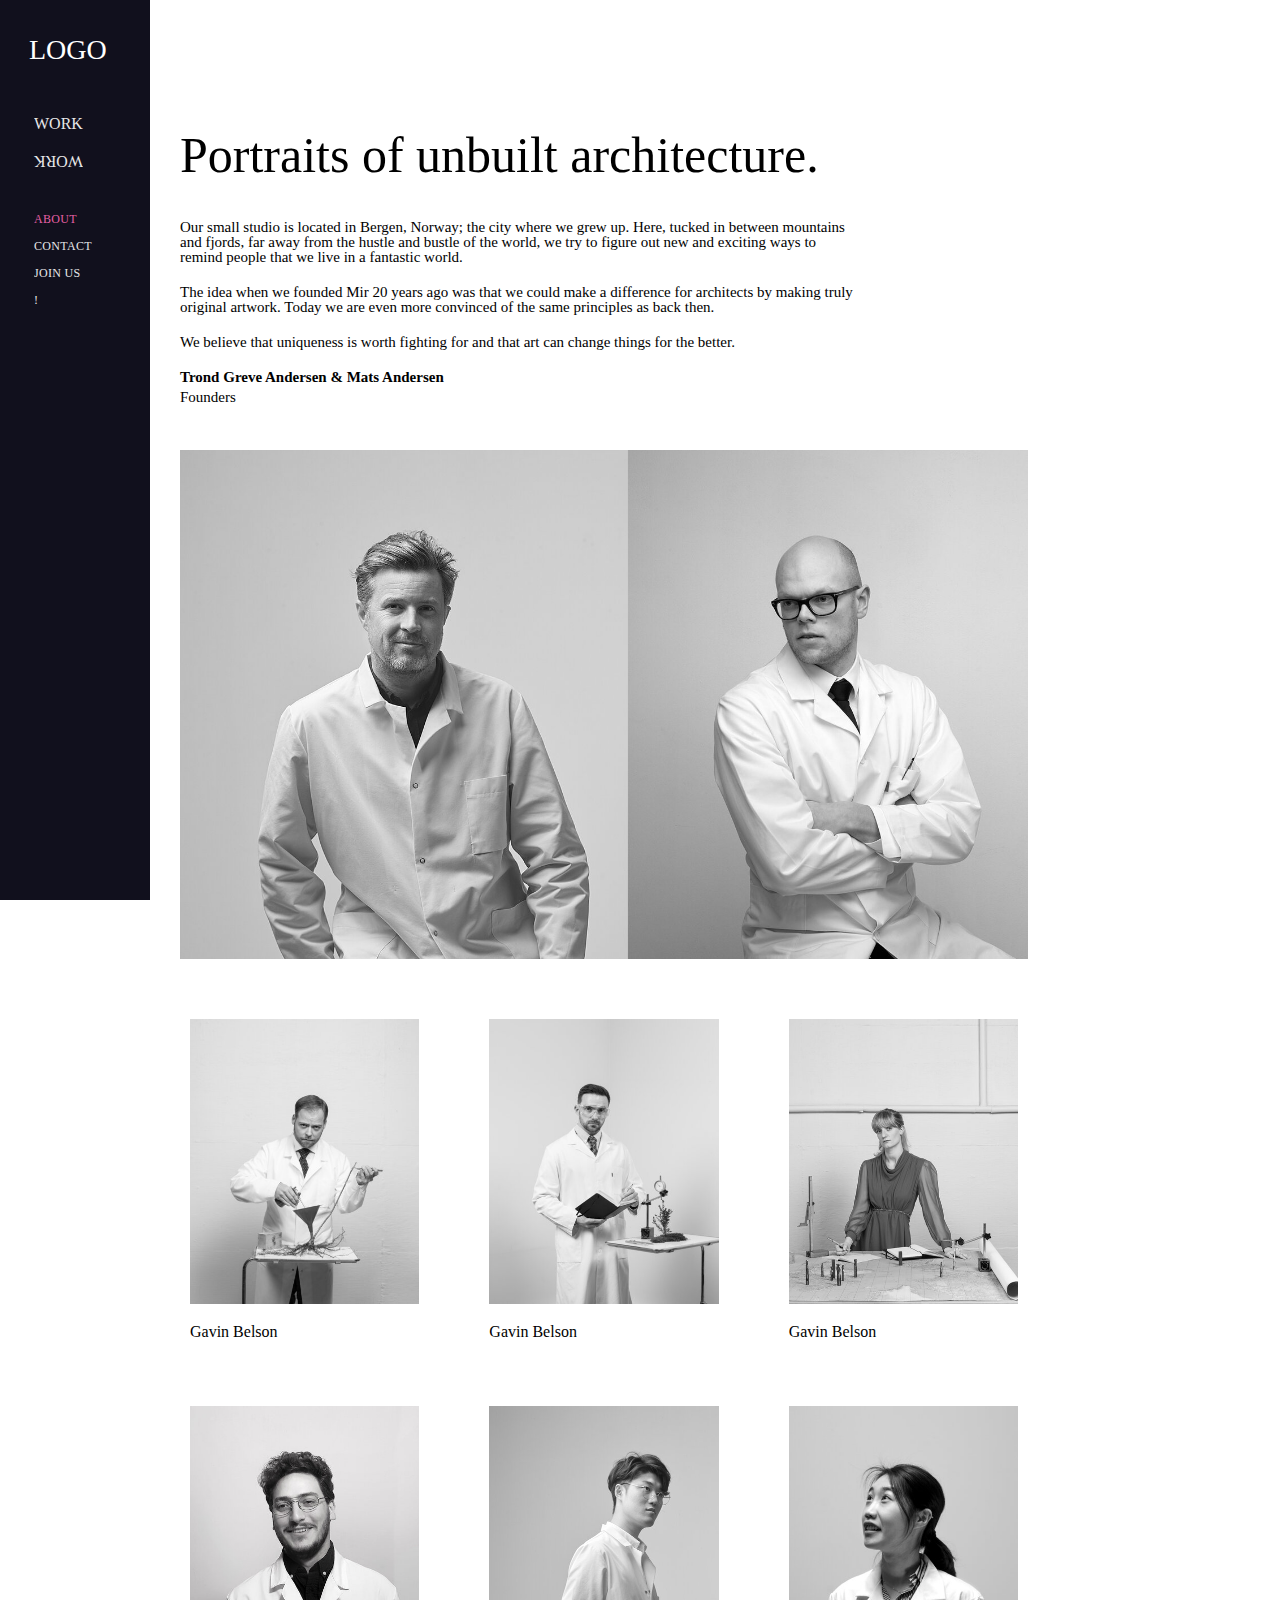
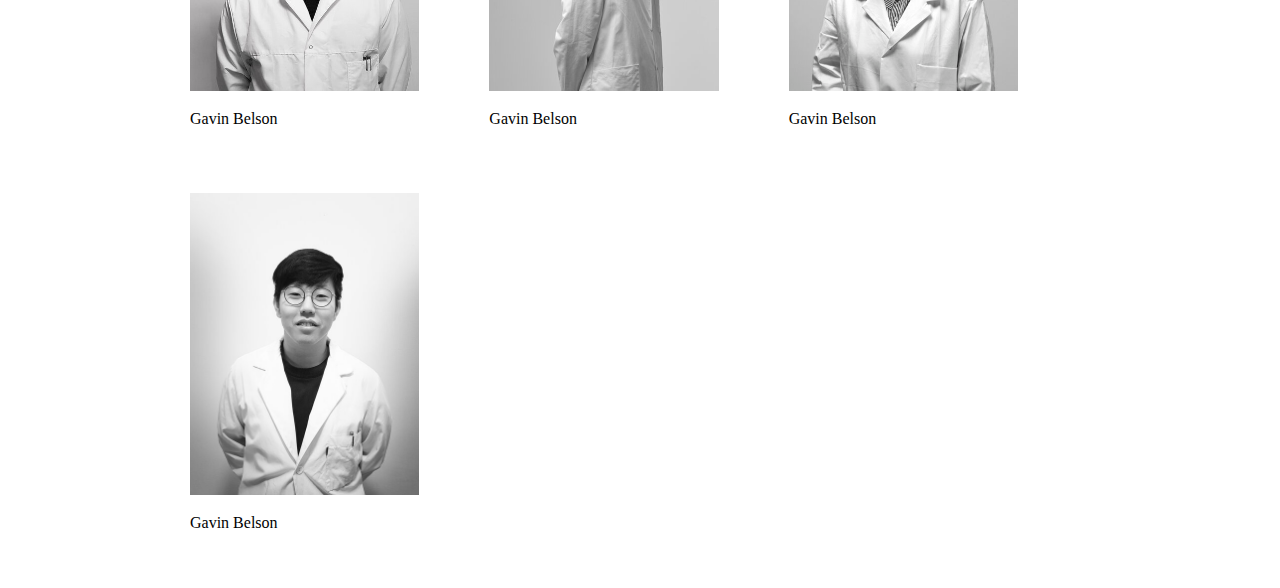
<file: html/about.html>
<!DOCTYPE html>

<html lang="en">
<head>

    <meta charset="UTF-8">
        <title>About &mdash; Sayu.Go</title>
    <link rel="shortcut icon" href="../icon/icon.ico">

    <meta name="viewport" content="width=device-width, initial-scale=1.0">

    <!-- RESET CSS -->
    <link rel="stylesheet" type="text/css" href="../css/reset.css">
    <!-- CSS CUSTOM-->
    <link rel="stylesheet" type="text/css" href="../css/style.css">
    <link rel="stylesheet" type="text/css" href="../css/about.css">
    <link rel="stylesheet" type="text/css" href="../css/joint.css">

</head>

<body>

<div class="mobile_navbar_div">
    <ul class="mobile_navbar">
        <li>
            <a class="mobile_navbar_element" href="../index.html">
            <h2 class="nav_element">Work</h2>
            </a>
        </li>
        <li>
            <a class="mobile_navbar_element" href="./ideas.html">
            <h2 class="nav_element nav_element_reverse_mobile">Work</h2>
            </a>
        </li>
        <li>
            <a class="mobile_navbar_element" href="./about.html">
            <h2 class="nav_element about_mobile">About</h2>
            </a>
        </li>
        <li>
            <a class="mobile_navbar_element" href="./contact.html">
            <h2 class="nav_element">Contact</h2>
            </a>
        </li>
        <li>
            <a class="mobile_navbar_element" href="./join_us.html">
            <h2 class="nav_element">Join Us</h2>
            </a>
        </li>
        <li>
            <a class="mobile_navbar_element" href="./studio.html">
            <h2 class="nav_element">!</h2>
            </a>
        </li>

    </ul>
</div>
<div class="mobile_bar">
    <div class="mobile_bar_content">
        <div class="mobile_logo">
        <a href="../index.html"><p class="mobile_logo_text">LOGO</p></a>
    </div>

        <div class="menu"><h3>Menu</h3></div>
    </div>

</div>
<div class="sidebar">
    <div class="logo_content">
        <div class="logo padding-left">
            <a class="logo_name" href="../index.html">
                LOGO
            </a>
        </div>

    </div>
    <div class="top_nav" data-content-field="navigation">
        <nav class="top_nav">
            <ul class="nav_list padding-left">
        <li>
            <a href="../index.html">
            <h2 class="nav_element">WORK</h2>
            </a>
        </li>
        <li>
            <a href="./ideas.html">
            <h2 class="nav_element nav_element_reverse">WORK</h2>
            </a>
        </li>
            </ul>
        </nav>
    </div>
    <div class="sub_nav">
        <ul class="nav_list padding-left">
            <li>
            <a href="./about.html">
            <h2 class="nav_element sub_nav_element about">ABOUT</h2>
            </a>
        </li>
        <li>
            <a href="./contact.html">
            <h2 class="nav_element sub_nav_element">CONTACT</h2>
            </a>
        </li>
        <li>
            <a href="./join_us.html">
            <h2 class="nav_element sub_nav_element">JOIN US</h2>
            </a>
        </li>
        <li>
            <a href="./studio.html">
            <h2 class="nav_element sub_nav_element">!</h2>
            </a>
        </li>
    </ul>
    </div>

    <!-- TEKİL SAYFALAR -->
    <div class="pic_content">
        <div class="pic_info">
            <ul class="padding-left">
            <li class="pic_name"><b>PIC NAME</b></li>
            <li class="pic_about">PIC ABOUT</li>
        </ul>
        </div>
        <div class="slide_buttons">
            <div class="nav_slide_buttons">
                <ul class="nav_slide_buttons padding-left">
                    <li class="nav_slide_buttons_element">
                        <a href="#">PREV</a>
                    </li>
                    <li class="nav_slide_buttons_element">
                        /
                    </li>
                    <li class="nav_slide_buttons_element"><a href="#">NEXT</a></li>
                </ul>
            </div>
            <div class="nav_slide_button_show">
                <ul class="padding-left padding-bottom">
                <li><a href="#"><h2 class="slide_buttons_show_thumbnails">SHOW</h2></a></li>
                <li><a href="#"><h2 class="slide_buttons_show_thumbnails">THUMBNAILS</h2></a></li>
            </ul>

            </div>

        </div>
    </div>

</div>

<div class="home_content">
    <div class="about_content">
        <div class="founders">
            <div class="about_title">
            Portraits of unbuilt architecture.
        </div>
        <div class="about_article">
            <p>Our small studio is located in Bergen, Norway; the city where we grew up. Here, tucked in between mountains and fjords, far away from the hustle and bustle of the world, we try to figure out new and exciting ways to remind people that we live in a fantastic world.</p>

<p>The idea when we founded Mir 20 years ago was that we could make a difference for architects by making truly original artwork. Today we are even more convinced of the same principles as back then.

</p><p>We believe that uniqueness is worth fighting for and that art can change things for the better.</p>
            <div class="authors">
                <strong>Trond Greve Andersen & Mats Andersen</strong>
                <p class="author_position">Founders</p>
            </div>
        </div>
            <div class="founders_image">
                <img src="../img/founders.jpeg">

            </div>
        </div>
        <div class="employees">
            <div class="employee">
                <div class="employee_image">
                    <img src="../img/employee1.jpeg">
                </div>
                <div class="employee_about">
                    Gavin Belson
                </div>


            </div>
            <div class="employee">
                <div class="employee_image">
                    <img src="../img/employee2.jpeg">
                </div>
                <div class="employee_about">
                    Gavin Belson
                </div>


            </div>
            <div class="employee">
                <div class="employee_image">
                    <img src="../img/employee3.jpeg">
                </div>
                <div class="employee_about">
                    Gavin Belson
                </div>


            </div>
            <div class="employee">
                <div class="employee_image">
                    <img src="../img/employee4.jpeg">
                </div>
                <div class="employee_about">
                    Gavin Belson
                </div>


            </div>
            <div class="employee">
                <div class="employee_image">
                    <img src="../img/employee5.jpeg">
                </div>
                <div class="employee_about">
                    Gavin Belson
                </div>


            </div>
            <div class="employee">
                <div class="employee_image">
                    <img src="../img/employee6.jpeg">
                </div>
                <div class="employee_about">
                    Gavin Belson
                </div>


            </div>
            <div class="employee">
                <div class="employee_image">
                    <img src="../img/employee7.jpeg">
                </div>
                <div class="employee_about">
                    Gavin Belson
                </div>


            </div>
        </div>


    </div>
</div>

<script>
        const navSlide = () => {
            const menu = document.querySelector('.menu');
            const mobile_navbar_div = document.querySelector('.mobile_navbar_div');
            const mobile_navbar  = document.querySelector('.mobile_navbar');
            menu.addEventListener('click',()=>{
               mobile_navbar_div.classList.toggle('mobile_navbar_active');
               mobile_navbar.classList.toggle('mobile_navbar_items_active');
    });
}
navSlide();

    </script>
</body>
</html>
</file>
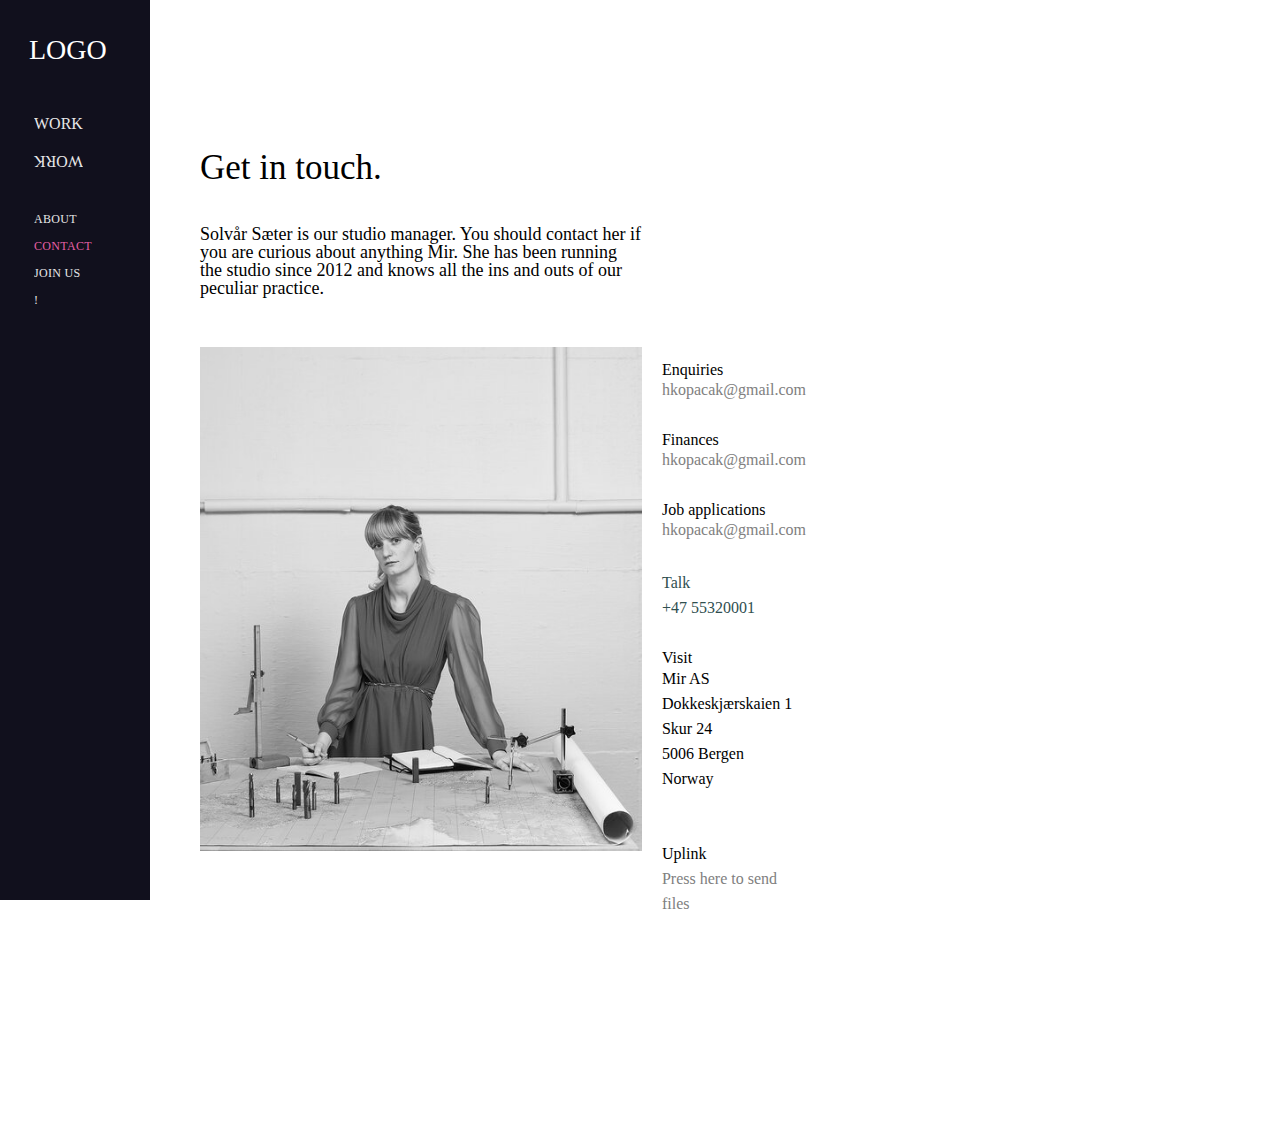
<file: html/contact.html>
<!DOCTYPE html>

<html lang="en">
<head>

    <meta charset="UTF-8">
    <title>Contact &mdash; Sayu.Go</title>
    <link rel="shortcut icon" href="../icon/icon.ico">

    <meta name="viewport" content="width=device-width, initial-scale=1.0">

    <!-- RESET CSS -->
    <link rel="stylesheet" type="text/css" href="../css/reset.css">
    <!-- CSS CUSTOM-->
    <link rel="stylesheet" type="text/css" href="../css/style.css">
    <link rel="stylesheet" type="text/css" href="../css/contact.css">
    <link rel="stylesheet" type="text/css" href="../css/joint.css">
</head>

<body>

<div class="mobile_navbar_div">
    <ul class="mobile_navbar">
        <li>
            <a class="mobile_navbar_element" href="../index.html">
            <h2 class="nav_element">Work</h2>
            </a>
        </li>
        <li>
            <a class="mobile_navbar_element" href="./ideas.html">
            <h2 class="nav_element nav_element_reverse_mobile">Work</h2>
            </a>
        </li>
        <li>
            <a class="mobile_navbar_element" href="./about.html">
            <h2 class="nav_element">About</h2>
            </a>
        </li>
        <li>
            <a class="mobile_navbar_element" href="./contact.html">
            <h2 class="nav_element contact_mobile">Contact</h2>
            </a>
        </li>
        <li>
            <a class="mobile_navbar_element" href="./join_us.html">
            <h2 class="nav_element">Join Us</h2>
            </a>
        </li>
        <li>
            <a class="mobile_navbar_element" href="./studio.html">
            <h2 class="nav_element">!</h2>
            </a>
        </li>

    </ul>
</div>
<div class="mobile_bar">
    <div class="mobile_bar_content">
        <div class="mobile_logo">
        <a href="../index.html"><p class="mobile_logo_text">LOGO</p></a>
    </div>

        <div class="menu"><h3>Menu</h3></div>
    </div>

</div>
<div class="sidebar">
    <div class="logo_content">
        <div class="logo padding-left">
            <a class="logo_name" href="../index.html">
                LOGO
            </a>
        </div>

    </div>
    <div class="top_nav" data-content-field="navigation">
        <nav class="top_nav">
            <ul class="nav_list padding-left">
        <li>
            <a href="../index.html">
            <h2 class="nav_element">WORK</h2>
            </a>
        </li>
        <li>
            <a href="./ideas.html">
            <h2 class="nav_element nav_element_reverse">WORK</h2>
            </a>
        </li>
            </ul>
        </nav>
    </div>
    <div class="sub_nav">
        <ul class="nav_list padding-left">
            <li>
            <a href="./about.html">
            <h2 class="nav_element sub_nav_element">ABOUT</h2>
            </a>
        </li>
        <li>
            <a href="./contact.html">
            <h2 class="nav_element sub_nav_element contact">CONTACT</h2>
            </a>
        </li>
        <li>
            <a href="./join_us.html">
            <h2 class="nav_element sub_nav_element">JOIN US</h2>
            </a>
        </li>
        <li>
            <a href="./studio.html">
            <h2 class="nav_element sub_nav_element">!</h2>
            </a>
        </li>
    </ul>
    </div>

    <!-- TEKİL SAYFALAR -->
    <div class="pic_content">
        <div class="pic_info">
            <ul class="padding-left">
            <li class="pic_name"><b>PIC NAME</b></li>
            <li class="pic_about">PIC ABOUT</li>
        </ul>
        </div>
        <div class="slide_buttons">
            <div class="nav_slide_buttons">
                <ul class="nav_slide_buttons padding-left">
                    <li class="nav_slide_buttons_element">
                        <a href="#">PREV</a>
                    </li>
                    <li class="nav_slide_buttons_element">
                        /
                    </li>
                    <li class="nav_slide_buttons_element"><a href="#">NEXT</a></li>
                </ul>
            </div>
            <div class="nav_slide_button_show">
                <ul class="padding-left padding-bottom">
                <li><a href="#"><h2 class="slide_buttons_show_thumbnails">SHOW</h2></a></li>
                <li><a href="#"><h2 class="slide_buttons_show_thumbnails">THUMBNAILS</h2></a></li>
            </ul>

            </div>

        </div>
    </div>

</div>

<div class="home_content">
    <div class="contact_content">

        <div class="contact_about">
            <div class="contact_tittle">
                Get in touch.
            </div>
            <div class="contact_article">
                <p>Solvår Sæter is our studio manager.
                    You should contact her if you are curious about anything Mir.
                    She has been running the studio since 2012 and knows all the ins and outs of our peculiar practice.</p>
            </div>
            <div class="contact_image">
                <img src="../img/contact.jpeg">
            </div>


        </div>
        <div class="contact_info">
            <div class="contact_link_list">
            <ul>
                <li>
                    <p class="element_name">Enquiries</p>
                    <a href="mailto: hkopacak@gmail.com" class="element_link">hkopacak@gmail.com</a>

                </li>
                <li>
                    <p class="element_name">Finances</p>
                    <a href="mailto: hkopacak@gmail.com" class="element_link">hkopacak@gmail.com</a>

                </li>
                <li>
                    <p class="element_name">Job applications</p>
                    <a href="mailto: hkopacak@gmail.com" class="element_link">hkopacak@gmail.com</a>

                </li>

            </ul>

        </div>
            <div class="tel_address">
                <p class="element_name">Talk</p>
                <p class="tel_number">+47 55320001</p>

            </div>
            <div class="company_address">
                <p class="element_name">Visit</p>
                <p class="company_address_info">
                    Mir AS
                    <br>
                    Dokkeskjærskaien 1
                    <br>
                    Skur 24
                    <br>
                    5006 Bergen
                    <br>
                    Norway
                    <br>
                </p>


            </div>
            <div class="send_files">
                <p class="element_name">Uplink</p>
                <a href="#">Press here to send files</a>
            </div>



        </div>


    </div>


</div>

<script>
        const navSlide = () => {
            const menu = document.querySelector('.menu');
            const mobile_navbar_div = document.querySelector('.mobile_navbar_div');
            const mobile_navbar  = document.querySelector('.mobile_navbar');
            menu.addEventListener('click',()=>{
               mobile_navbar_div.classList.toggle('mobile_navbar_active');
               mobile_navbar.classList.toggle('mobile_navbar_items_active');
    });
}
navSlide();

    </script>
</body>
</html>
</file>
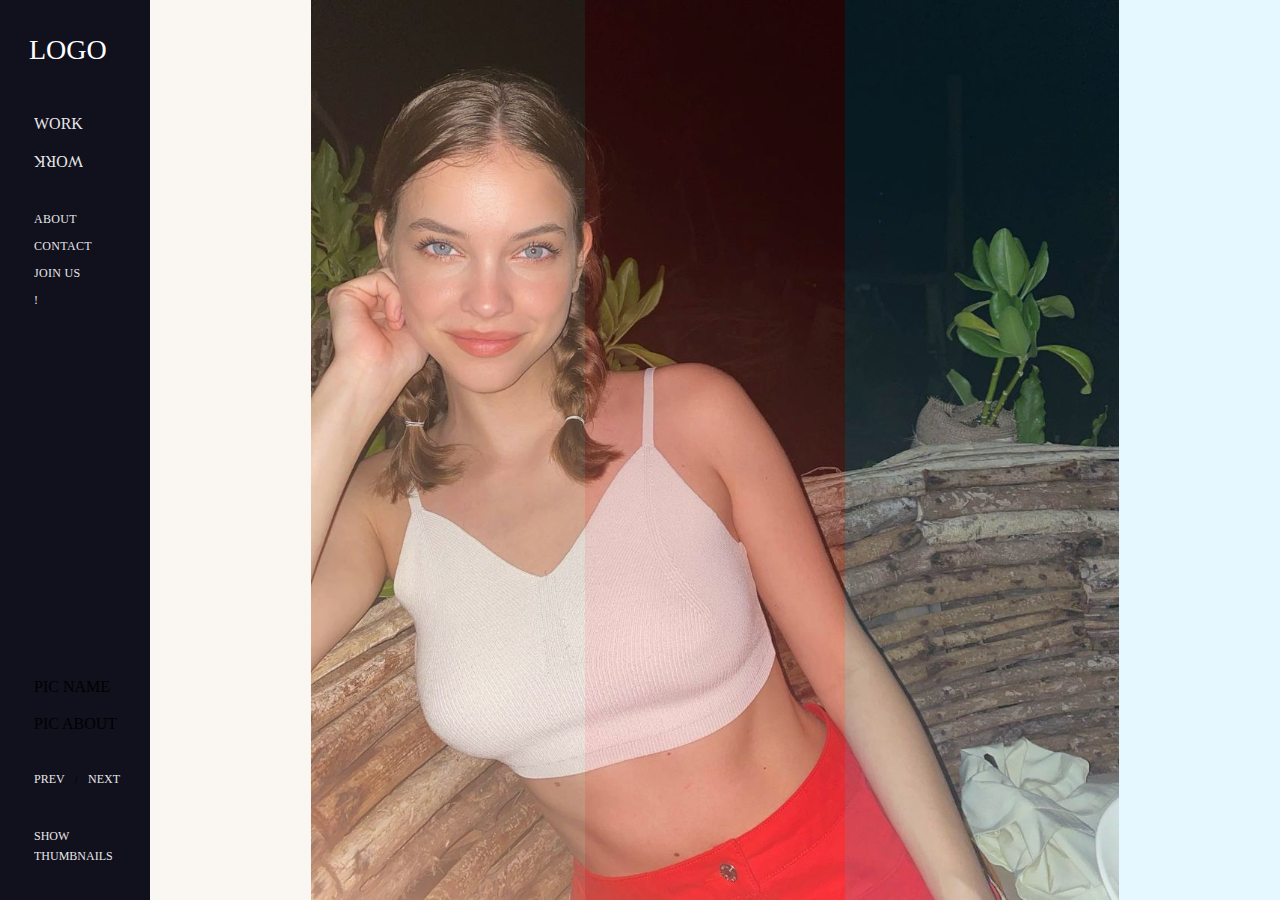
<file: html/content.html>
<!DOCTYPE html>

<html lang="en">
<head>

    <meta charset="UTF-8">
    <title>content</title>

    <meta name="viewport" content="width=device-width, initial-scale=1.0">

    <!-- RESET CSS -->
    <link rel="stylesheet" type="text/css" href="../css/reset.css">
    <!-- CSS CUSTOM-->
    <link rel="stylesheet" type="text/css" href="../css/style.css">
    <link rel="stylesheet" type="text/css" href="../css/content.css">

</head>

<body>

<div class="mobile_navbar_div">
    <ul class="mobile_navbar">
        <li>
            <a class="mobile_navbar_element" href="../index.html">
            <h2 class="nav_element work">Work</h2>
            </a>
        </li>
        <li>
            <a class="mobile_navbar_element" href="./ideas.html">
            <h2 class="nav_element nav_element_reverse_mobile">Work</h2>
            </a>
        </li>
        <li>
            <a class="mobile_navbar_element" href="./about.html">
            <h2 class="nav_element work">About</h2>
            </a>
        </li>
        <li>
            <a class="mobile_navbar_element" href="./contact.html">
            <h2 class="nav_element work">Contact</h2>
            </a>
        </li>
        <li>
            <a class="mobile_navbar_element" href="./join_us.html">
            <h2 class="nav_element work">Join Us</h2>
            </a>
        </li>
        <li>
            <a class="mobile_navbar_element" href="./studio.html">
            <h2 class="nav_element work">!</h2>
            </a>
        </li>

    </ul>
</div>
<div class="mobile_bar">
    <div class="mobile_bar_content">
        <div class="mobile_logo">
        <a href="../index.html"><p class="mobile_logo_text">LOGO</p></a>
    </div>

        <div class="menu"><h3>Menu</h3></div>
    </div>

</div>
<div class="sidebar">
    <div class="logo_content">
        <div class="logo padding-left">
            <a class="logo_name" href="../index.html">
                LOGO
            </a>
        </div>

    </div>
    <div class="top_nav" data-content-field="navigation">
        <nav class="top_nav">
            <ul class="nav_list padding-left">
        <li>
            <a href="#">
            <h2 class="nav_element work">WORK</h2>
            </a>
        </li>
        <li>
            <a href="./ideas.html">
            <h2 class="nav_element nav_element_reverse">WORK</h2>
            </a>
        </li>
            </ul>
        </nav>
    </div>
    <div class="sub_nav">
        <ul class="nav_list padding-left">
            <li>
            <a href="#">
            <h2 class="nav_element sub_nav_element">ABOUT</h2>
            </a>
        </li>
        <li>
            <a href="#">
            <h2 class="nav_element sub_nav_element">CONTACT</h2>
            </a>
        </li>
        <li>
            <a href="#">
            <h2 class="nav_element sub_nav_element">JOIN US</h2>
            </a>
        </li>
        <li>
            <a href="#">
            <h2 class="nav_element sub_nav_element">!</h2>
            </a>
        </li>
    </ul>
    </div>

    <!-- TEKİL SAYFALAR -->
    <div class="pic_content">
        <div class="pic_info">
            <ul class="padding-left">
            <li class="pic_name"><b>PIC NAME</b></li>
            <li class="pic_about">PIC ABOUT</li>
        </ul>
        </div>
        <div class="slide_buttons">
            <div class="nav_slide_buttons">
                <ul class="nav_slide_buttons padding-left">
                    <li class="nav_slide_buttons_element">
                        <a href="#">PREV</a>
                    </li>
                    <li class="nav_slide_buttons_element">
                        /
                    </li>
                    <li class="nav_slide_buttons_element"><a href="#">NEXT</a></li>
                </ul>
            </div>
            <div class="nav_slide_button_show">
                <ul class="padding-left padding-bottom">
                <li><a href="#"><h2 class="slide_buttons_show_thumbnails">SHOW</h2></a></li>
                <li><a href="#"><h2 class="slide_buttons_show_thumbnails">THUMBNAILS</h2></a></li>
            </ul>

            </div>

        </div>
    </div>

</div>

<div class="home_content">
    <div class="slide_items">
        <div class="slide_left"></div>
        <div class="slide_center"></div>
        <div class="slide_right"></div>
    </div>
    <img src="../img/barbara.jpg" alt="image">
</div>

    <script>
        const navSlide = () => {
            const menu = document.querySelector('.menu');
            const mobile_navbar_div = document.querySelector('.mobile_navbar_div');
            const mobile_navbar  = document.querySelector('.mobile_navbar');
            menu.addEventListener('click',()=>{
               mobile_navbar_div.classList.toggle('mobile_navbar_active');
               mobile_navbar.classList.toggle('mobile_navbar_items_active');
    });
}
navSlide();

    </script>


</body>
</file>
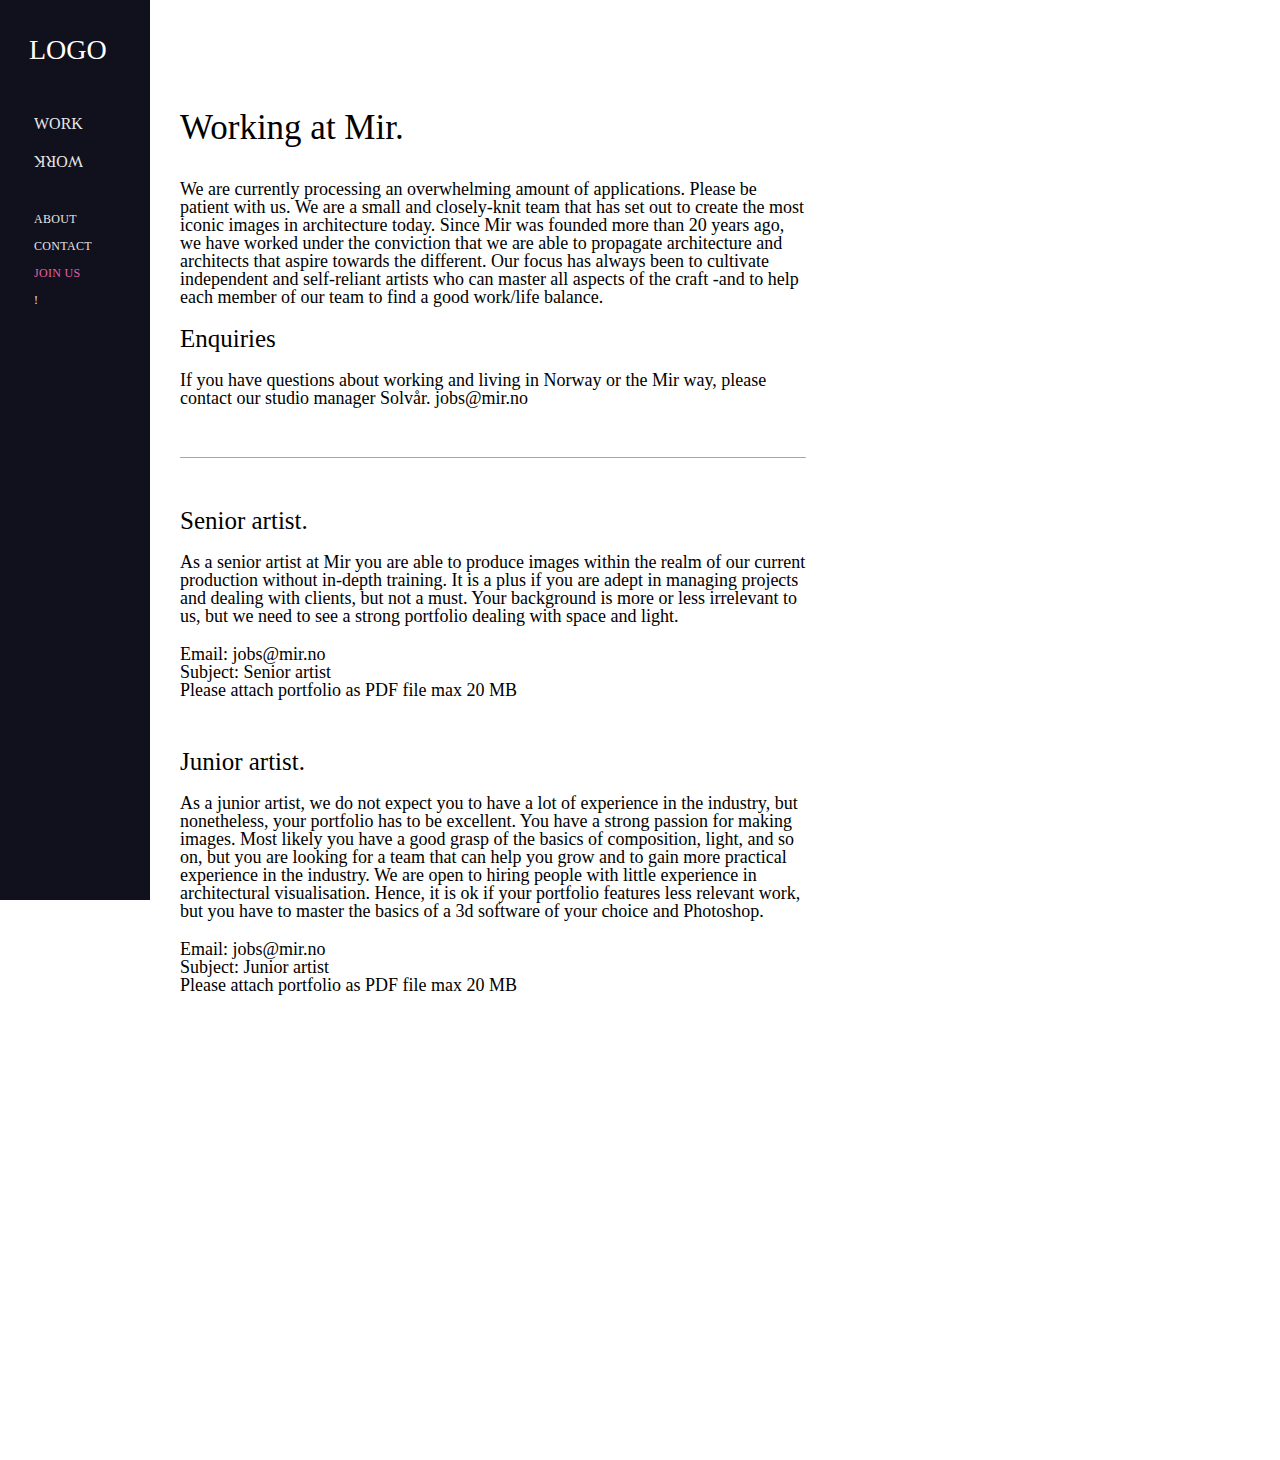
<file: html/join_us.html>
<!DOCTYPE html>

<html lang="en">
<head>

    <meta charset="UTF-8">
    <title>Join us &mdash; Sayu.Go</title>
    <link rel="shortcut icon" href="../icon/icon.ico">

    <meta name="viewport" content="width=device-width, initial-scale=1.0">

    <!-- RESET CSS -->
    <link rel="stylesheet" type="text/css" href="../css/reset.css">
    <!-- CSS CUSTOM-->
    <link rel="stylesheet" type="text/css" href="../css/style.css">
    <link rel="stylesheet" type="text/css" href="../css/join_us.css">
    <link rel="stylesheet" type="text/css" href="../css/line.css">
    <link rel="stylesheet" type="text/css" href="../css/joint.css">

</head>

<body>

<div class="mobile_navbar_div">
    <ul class="mobile_navbar">
        <li>
            <a class="mobile_navbar_element" href="../index.html">
            <h2 class="nav_element">Work</h2>
            </a>
        </li>
        <li>
            <a class="mobile_navbar_element" href="./ideas.html">
            <h2 class="nav_element nav_element_reverse_mobile">Work</h2>
            </a>
        </li>
        <li>
            <a class="mobile_navbar_element" href="./about.html">
            <h2 class="nav_element">About</h2>
            </a>
        </li>
        <li>
            <a class="mobile_navbar_element" href="./contact.html">
            <h2 class="nav_element">Contact</h2>
            </a>
        </li>
        <li>
            <a class="mobile_navbar_element" href="./join_us.html">
            <h2 class="nav_element join_us_mobile">Join Us</h2>
            </a>
        </li>
        <li>
            <a class="mobile_navbar_element" href="./studio.html">
            <h2 class="nav_element">!</h2>
            </a>
        </li>

    </ul>
</div>
<div class="mobile_bar">
    <div class="mobile_bar_content">
        <div class="mobile_logo">
        <a href="../index.html"><p class="mobile_logo_text">LOGO</p></a>
    </div>

        <div class="menu"><h3>Menu</h3></div>
    </div>

</div>
<div class="sidebar">
    <div class="logo_content">
        <div class="logo padding-left">
            <a class="logo_name" href="../index.html">
                LOGO
            </a>
        </div>

    </div>
    <div class="top_nav" data-content-field="navigation">
        <nav class="top_nav">
            <ul class="nav_list padding-left">
        <li>
            <a href="../index.html">
            <h2 class="nav_element">WORK</h2>
            </a>
        </li>
        <li>
            <a href="./ideas.html">
            <h2 class="nav_element nav_element_reverse">WORK</h2>
            </a>
        </li>
            </ul>
        </nav>
    </div>
    <div class="sub_nav">
        <ul class="nav_list padding-left">
            <li>
            <a href="./about.html">
            <h2 class="nav_element sub_nav_element">ABOUT</h2>
            </a>
        </li>
        <li>
            <a href="./contact.html">
            <h2 class="nav_element sub_nav_element">CONTACT</h2>
            </a>
        </li>
        <li>
            <a href="./join_us.html">
            <h2 class="nav_element sub_nav_element join_us">JOIN US</h2>
            </a>
        </li>
        <li>
            <a href="./studio.html">
            <h2 class="nav_element sub_nav_element">!</h2>
            </a>
        </li>
    </ul>
    </div>

    <!-- TEKİL SAYFALAR -->
    <div class="pic_content">
        <div class="pic_info">
            <ul class="padding-left">
            <li class="pic_name"><b>PIC NAME</b></li>
            <li class="pic_about">PIC ABOUT</li>
        </ul>
        </div>
        <div class="slide_buttons">
            <div class="nav_slide_buttons">
                <ul class="nav_slide_buttons padding-left">
                    <li class="nav_slide_buttons_element">
                        <a href="#">PREV</a>
                    </li>
                    <li class="nav_slide_buttons_element">
                        /
                    </li>
                    <li class="nav_slide_buttons_element"><a href="#">NEXT</a></li>
                </ul>
            </div>
            <div class="nav_slide_button_show">
                <ul class="padding-left padding-bottom">
                <li><a href="#"><h2 class="slide_buttons_show_thumbnails">SHOW</h2></a></li>
                <li><a href="#"><h2 class="slide_buttons_show_thumbnails">THUMBNAILS</h2></a></li>
            </ul>

            </div>

        </div>
    </div>

</div>

<div class="home_content">
<div class="join_us_content">
    <div class="article_block">
        <div class="title-1">
            Working at Mir.
        </div>
        <div class="article">
            We are currently processing an overwhelming amount of applications. Please be patient with us.

We are a small and closely-knit team that has set out to create the most iconic images in architecture today. Since Mir was founded more than 20 years ago, we have worked under the conviction that we are able to propagate architecture and architects that aspire towards the different.

Our focus has always been to cultivate independent and self-reliant artists who can master all aspects of the craft -and to help each member of our team to find a good work/life balance.
        </div>

        <div class="title-2">
            Enquiries
        </div>
        <div class="article">If you have questions about working and living in Norway or the Mir way, please contact our studio manager Solvår.
jobs@mir.no
        </div>

    </div>
    <div class="line"></div>

    <div class="article_block">
        <div class="title-2">
            Senior artist.
        </div>
        <div class="article">
            As a senior artist at Mir you are able to produce images within the realm of our current production without in-depth training. It is a plus if you are adept in managing projects and dealing with clients, but not a must. Your background is more or less irrelevant to us, but we need to see a strong portfolio dealing with space and light.
            <div class="commication_info">
                Email: jobs@mir.no
                <br>
                Subject: Senior artist
                <br>
                Please attach portfolio as PDF file max 20 MB

            </div>

        </div>




    </div>


    <div class="article_block">
        <div class="title-2">
            Junior artist.
        </div>

        <div class="article">
            As a junior artist, we do not expect you to have a lot of experience in the industry, but nonetheless, your portfolio has to be excellent. You have a strong passion for making images. Most likely you have a good grasp of the basics of composition, light, and so on, but you are looking for a team that can help you grow and to gain more practical experience in the industry. We are open to hiring people with little experience in architectural visualisation. Hence, it is ok if your portfolio features less relevant work, but you have to master the basics of a 3d software of your choice and Photoshop.
            <div class="commication_info">
                Email: jobs@mir.no
                <br>
                Subject: Junior artist
                <br>
                Please attach portfolio as PDF file max 20 MB
            </div>
        </div>

    </div>
</div>


</div>

<script>
        const navSlide = () => {
            const menu = document.querySelector('.menu');
            const mobile_navbar_div = document.querySelector('.mobile_navbar_div');
            const mobile_navbar  = document.querySelector('.mobile_navbar');
            menu.addEventListener('click',()=>{
               mobile_navbar_div.classList.toggle('mobile_navbar_active');
               mobile_navbar.classList.toggle('mobile_navbar_items_active');
    });
}
navSlide();

    </script>
</body>
</html>
</file>
<file: css/style.css>
:root {
            --card_width: 455px;
            --row_increment: 10px;
            --card_border_radius: 10px;
            --card_small: 30;
            --card_medium: 50;
            --card_large: 70;
            --sidebar_width : 150px;
            --padding_left: 15px;
            --padding_bottom: 30px;
            --animated-navbar-bacground-color: #660a0a;

        }

*{
    box-sizing: border-box;
    font-family: "Poppins", sans-serif;
    scroll-behavior: smooth;
}

a{
    text-decoration: none;
}

body{
    position: relative;
    min-height: 100vh;
    width: 100%;
    //overflow: hidden;
    overflow-x:hidden;
}

.sidebar{
    position: fixed;
    top: 0;
    left: 0;
    height: 100%;
    width: var(--sidebar_width);
    background: #11101d;
    padding: 6px 14px;


}
.sidebar .logo_content .logo {
    height: 50px;
    width: 100%;

}
.logo_content .logo{
    font-size: 28px;
    margin-right: 5px;
    //text-align: center;
    margin-bottom: 30px;
    margin-top: 30px;
}
.logo_name{
    color: #fff;
    text-decoration: none;
}
.logo_name:hover{
    color:hotpink;

}
.sidebar ul{
    margin-top: 20px;
}

.sidebar ul li{
    position: relative;
    height: 37px;
    width: 100%;
    margin: 0 5px;
    list-style: none;

    opacity: .9;
}
.sidebar ul li:hover{

    opacity: 1;
     }


.resultsize{
    background-color:pink;
    text-align: center;
    //display:none;
}
.sidebar ul li a{
    color: #fff;

    text-decoration: none;
}
.sidebar ul li a:hover{
    color:hotpink;

}
.nav_list {
    //text-align: center;
    padding-left: 40px;
}


.nav_element_reverse{
    transform: rotate(-180deg);
    text-align: end;
}
.nav_element_reverse_mobile{
    transform: rotate(-180deg);

}

.sub_nav ul li {
    height: 27px;
}

.sub_nav_element{
    font-weight: 100;
    line-height: 1.2rem;
    text-transform: none;
    letter-spacing: .02rem;
    font-size: 12px;

}
.padding-left {
    padding-left: var(--padding_left);

}

.pic_content {
    position: absolute;
    bottom: 0;

}

.nav_slide_buttons{
    display:flex;
}


.nav_slide_buttons_element {
    font-size: 12px;
}

.slide_buttons_show_thumbnails{
    font-size: 12px;
    height:10px;

}
.nav_slide_button_show ul li{
    height: 20px;
}
.padding-bottom{
    padding-bottom: var(--padding_bottom);
}



.home_content{
    position: absolute;
    height: 100%;
    width: calc(100% - var(--sidebar_width));
    left : var(--sidebar_width);
    //margin: 12px;
    padding-top: 10px;
    padding-left: 10px;
    padding-right: 10px;

}
#macy {
    opacity: 0;
    transition: all 0.5s;
}

.show {
    opacity: 1!important;

}
 img{
     width: 100%;
     height: auto;

     display: block;
 }
 .mobile_bar{
     display:none;
 }
 .pic_content{
     display:none;
 }
.pic_info_mobile{
    display:none;
}
 .mobile_navbar_div{
     //background-color:yellow;

     height: 0;
     //width: 0;

 }
 .mobile_navbar{
     display:none;
 }

 @media only screen and (max-width: 800px) {
     .sidebar {
         display: none;
     }
     .mobile_bar {
         height:100px;
         width:100%;
         display: block;
         background-color:#11101d;
         margin-bottom:10px;

         //justify-content: space-around;

     }
     .grid-item{
         padding-left: 20px;
         padding-right: 20px;
     }
     .mobile_bar_content{
         width:100%;
         height: 100%;
         padding: 10px 10px 10px 10px;
         display: flex;
         justify-content: space-between;
         align-items: center;



     }
     .mobile_logo{
            padding: 20px 20px 20px 20px;
            font-size: 28px;

     }
     .mobile_logo_text{
         color: white;
     }
     .home_content{
         all:unset;
     }

     .mobile_content{

        //width:100%;

        //padding: 10px 10px 10px 10px;
    }
     .mobile_navbar{
         display: none;
     }
     .mobile_navbar_items_active{
        display:block;
    }
     .mobile_navbar_div{

        //transform: translateY(-100%);
         //display: none;
         //visibility:hidden;
         //top:-100px;
         width:100%;
         //height: 0;
         //text-align: center;
         //background-color:yellow;
         animation-name: reverse;
         animation-duration:.3s;
         //animation-direction:reverse;
    }
     @keyframes reverse{
         0% {height:350px;background-color:var( --animated-navbar-bacground-color);}

         100% {height:0;background-color:var( --animated-navbar-bacground-color);}
     }


      .pic_info_mobile{
     display:block;
 }
     .menu{
         display:block;
        color: #a5828e; //#660A0B
        justify-content:center;

         padding: 20px 20px 20px 20px;
        cursor: pointer;



     }
     .menu:hover{
         font-weight:bold;
     }




     .mobile_navbar_active{

         display:block;
         background-color:var(--animated-navbar-bacground-color);
         animation-name: example;
         animation-duration:.3s;
         transition: ease;
         width:100%;
         height:350px;
         text-align: center;


         //transform: translateY(100px);

     }
     .mobile_navbar{
         width:100%;
         height:100%;
         padding-top: 20px;
         padding-bottom: 20px;
         //line-height:20px;

     }
     .mobile_navbar_element{
         font-size:20px;
         width:100%;
     }

     .nav_element{
        width:100%;
        opacity:.8;
         line-height:50px;
         color:white;
     }
     .nav_element:hover{
         opacity:1;
     }
     @keyframes example{
         0% {height:0}
         100% {height:350px}
     }


 }
</file>
<file: css/about.css>
.about_content{
    position: relative;
    top:100px;
    width: 80%;
    //margin-top:50px;
    padding-left: 20px;
    padding-right: 20px;
}
strong{
    font-weight: bold;
}
.about_title{
    font-size: 50px;
    padding-bottom:20px;
    padding-top: 20px;

}
.about_article{
    font-size: 15px;
    width: 80%;
    padding-bottom:20px;
    padding-top: 20px;
}
p {
    margin-bottom:20px;
}
.author_position{
    font-size: 15px;
    padding-top: 5px;
    padding-bottom: 5px;
}
.founders_image{
    width: 100%;
    height: auto;

}

.founders{
    margin-bottom: 50px;

}
.employees{
    display: grid;
    grid-template-columns: 1fr 1fr 1fr;
   grid-template-rows: fit-content(100%);
    grid-column-gap: 50px;


}
.employee{
    padding: 10px 10px 10px 10px;
    margin-bottom: 50px;
}
.employee_image{
    height: 90% ;
}

img{
    width: 100%;
    height: 100%;
    object-fit: cover;
    //vertical-align: middle;
    text-align: center;
}

.employee_about{

    margin-top: 20px;
    margin-bottom: 20px;
}

@media only screen and (max-width: 1200px){
    .employees{

    grid-column-gap: 30px;
}


}

@media only screen and (max-width: 800px){
    .employees{

        grid-template-columns: 1fr;


}
        .employee{
            padding: 0 0 0 0;
    margin-bottom: 0;
}
    .employee_about{

    margin-top: 10px;
    margin-bottom: 0;
}



}
</file>
<file: css/joint.css>
.join_us , .studio , .about ,.contact, .work , .ideas{
    color:hotpink;
}

.join_us_mobile , .studio_mobile , .about_mobile ,.contact_mobile, .work_mobile , .ideas_mobile{
    opacity: 1;
}





 @media only screen and (max-width: 800px){


     .join_us_content, .studio_content, .about_content, .contact_content {
        width: 100%;

}
 }
</file>
<file: css/contact.css>
.contact_content{
    position: relative;
    top:100px;
    width: 60%;
    //margin-top:50px;
    padding-left: 20px;
    padding-right: 20px;

}

.contact_about{
    padding: 20px 20px 20px 20px;

}

img{
    width: 100%;
    height: 100%;
}
.contact_content{
    display: flex;

}
.contact_tittle{
    font-size: 35px;
    padding-bottom:20px;
    padding-top: 20px;
}
.contact_article{
    font-size: 18px;
    width: 100%;
    padding-bottom:20px;
    padding-top: 20px;
    margin-bottom: 30px;
}
.contact_info{
    position: relative;
    top: 250px;
}

.contact_info .contact_link_list li{
    margin-bottom: 30px;
    line-height: 20px;
}

a {
    color:grey;
}

.tel_address{
    margin-bottom: 30px;
    color: darkslategrey;
    line-height: 25px;

}
.company_address{
    margin-bottom: 50px;
}
.company_address_info{
    line-height: 25px;
}
.send_files{
    line-height: 25px;
}



.contact_image{
    width: 100%;
    height: auto;
}


 @media only screen and (max-width: 1200px){
     .contact_content{
         width: 80%;
     }
 }



 @media only screen and (max-width: 800px){

     .contact_content{
        display: block;

}
     .contact_content{

    top: 50px;
    width: 100%;


}
     .contact_info{
        position: relative;
        top: 10px;
         padding-left: 20px;
         height: 100vh;
}


 }
</file>
<file: css/content.css>
img {
    all:unset;
    //position:absolute;
    //left:0;
    //top:0;
    //width: 100%;
    height: 100%;
    z-index: -1;



}
.home_content{

    padding-top:0;
    //align-items: center;
    text-align:center;
    //justify-content: center;


}
.pic_content{
    display: block;

}

.slide_items{
    position:absolute ;
    top: 0;
    left: 0;
    width: 100%;
    height: 100%;
    z-index: 1;
    display: flex;
}

.slide_left{
    width: 50%;
    height: 100%;
    background-color: tan ;
    cursor: ew-resize;
    opacity:.1;
}

.slide_center{
    width: 30%;
    height: 100%;
    background-color: red ;
    cursor: n-resize;
    opacity:.1;
}

.slide_right{
    width: 50%;
    height: 100%;
    background-color: deepskyblue ;
    cursor: ew-resize;
    opacity:.1;
}

 @media only screen and (max-width: 800px){
     .slide_items{
         display: none;
     }
 }
</file>
<file: css/join_us.css>
.join_us_content{
    position: relative;
    top:100px;
    width: 60%;
    //margin-top:50px;
    padding-left: 20px;
    padding-right: 20px;
    height: 150vh;

}
.article_block{
    margin-bottom: 50px;
}

.title-1{
    font-size: 35px;
    //font-weight: bold;
    margin-bottom: 35px;

}

.title-2{
    font-size: 25px;
    margin-bottom: 20px;

}
.article{
    margin-bottom: 20px;
    font-size: 18px;
}

.commication_info{
    margin-top: 20px;

}



 @media only screen and (max-width: 800px){
     .join_us_content{
         height: 200vh;
     }

 }
</file>
<file: css/line.css>
.line{
    height: .8px;
    width: 100%;
    background-color: grey;
    border-radius: 10px;
    margin-top: 50px;
    margin-bottom: 50px;
    opacity: .7;


}
</file>
